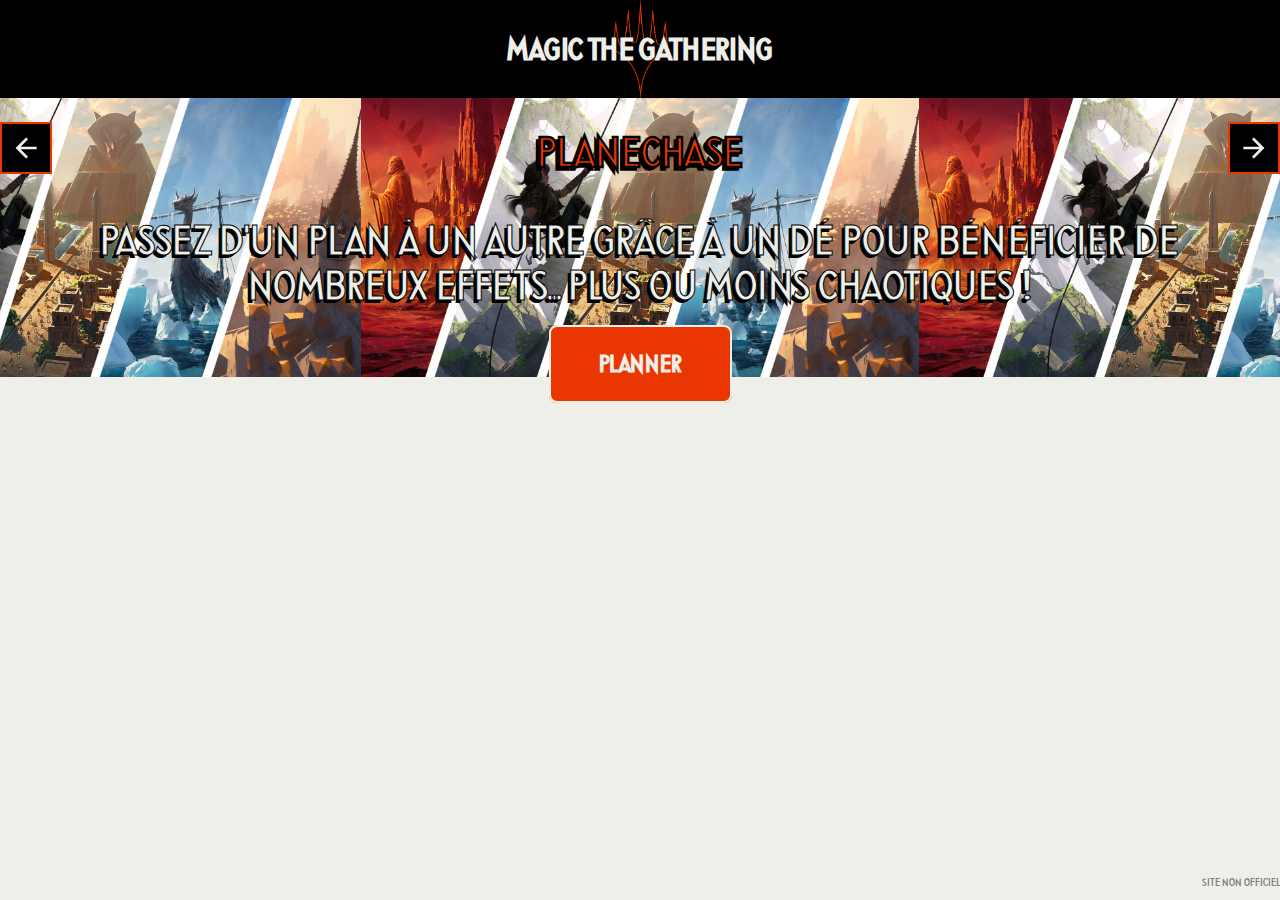
<file: mtg/index.html>
<!DOCTYPE html>
<html lang="fr">
<head>
    <meta charset="UTF-8">
    <meta name="viewport" content="width=device-width, initial-scale=1.0">
    <link rel="stylesheet" href="style.css" />
    <title>MTG</title>
</head>
<body>
    <div id="disclaimer"><p>Site non officiel</p></div>
    <main>
        <h1>Magic The Gathering</h1>

        <div id="carousel">

            <div id="arrows">
                <div class="arrow" onclick="changeSlide(-1)"><svg xmlns="http://www.w3.org/2000/svg" viewBox="0 0 24 24"><title>arrow-left</title><path d="M20,11V13H8L13.5,18.5L12.08,19.92L4.16,12L12.08,4.08L13.5,5.5L8,11H20Z" /></svg></div>
                <div class="arrow" onclick="changeSlide(1)"><svg xmlns="http://www.w3.org/2000/svg" viewBox="0 0 24 24"><title>arrow-right</title><path d="M4,11V13H16L10.5,18.5L11.92,19.92L19.84,12L11.92,4.08L10.5,5.5L16,11H4Z" /></svg></div>
            </div>

            <div class="slide" style="background-image: url(carousel/planechase.jpg);">
                <h2>Planechase</h2>
                <p>
                    Passez d'un plan à un autre grâce à un dé pour bénéficier de nombreux effets... plus ou moins chaotiques&nbsp;!
                </p>
                <a class="button" href="./format/planechase/">Planner</a>
            </div>

            <div class="slide" style="background-image: url(carousel/archenemy.jpg);">
                <h2>Archenemy</h2>
                <p>
                    Défiez une personne à la table et assemblez vos forces pour le vaincre.<br>
                    Mais attention aux machinations&nbsp;!
                </p>
                <a class="button" href="./format/archenemy/">Se liguer</a>
            </div>

        </div>
    </main>
</body>
<script>
    document.getElementsByClassName("slide")[0].style.display = "block";
    let indexOfSlide = 0;
    let numberOfSlide = 2;
    function changeSlide(side){
        indexOfSlide += side;
        if(indexOfSlide >= numberOfSlide) indexOfSlide = 0;
        if(indexOfSlide < 0) indexOfSlide = numberOfSlide-1;
        for(let i = 0; i < numberOfSlide; i++){
            if(i === indexOfSlide) document.getElementsByClassName("slide")[i].style.display = "block";
            else document.getElementsByClassName("slide")[i].style.display = "none";
        }
    }
</script>
</html>
</file>
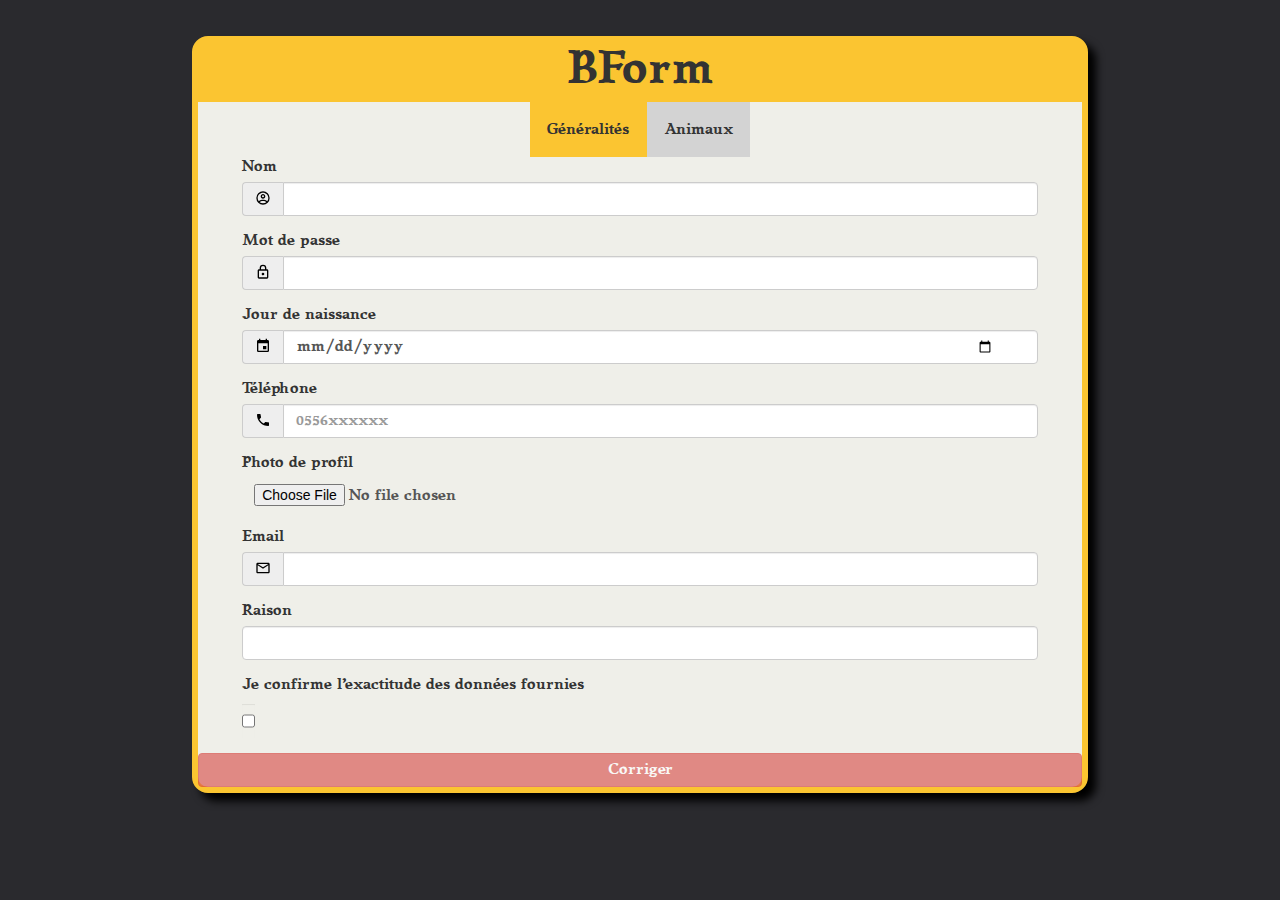
<file: models/bform/index.html>
<!DOCTYPE html>
<html>
    <head>
        <meta charset="utf-8" />
        <link rel="icon" type="image/png" href="assets/img/favicon.png" />
        <script src="https://ajax.googleapis.com/ajax/libs/jquery/3.5.1/jquery.min.js"></script>
        <link rel="stylesheet" href="https://maxcdn.bootstrapcdn.com/bootstrap/3.3.7/css/bootstrap.min.css"/>
        <script src="https://maxcdn.bootstrapcdn.com/bootstrap/3.3.7/js/bootstrap.min.js"></script>
        <link rel="stylesheet" href="style.css" />
        <title>BForm</title>
    </head>
    <body>
      <div id="card">
        <div id="title">BForm</div>
        <div id="track"><div>Généralités</div><div>Animaux</div></div>
        <form>
        </form>
        <button class="btn btn-danger disabled" id="btn-send" type="button">Corriger</button>
      </div>
    </body>
</html>
<script type="text/javascript">
let inputs = [
  [
    'name',
    'Nom',
    'maxlength="12" type="text"',
    '<svg viewBox="0 0 24 24"><path d="M12,2A10,10 0 0,0 2,12A10,10 0 0,0 12,22A10,10 0 0,0 22,12A10,10 0 0,0 12,2M7.07,18.28C7.5,17.38 10.12,16.5 12,16.5C13.88,16.5 16.5,17.38 16.93,18.28C15.57,19.36 13.86,20 12,20C10.14,20 8.43,19.36 7.07,18.28M18.36,16.83C16.93,15.09 13.46,14.5 12,14.5C10.54,14.5 7.07,15.09 5.64,16.83C4.62,15.5 4,13.82 4,12C4,7.59 7.59,4 12,4C16.41,4 20,7.59 20,12C20,13.82 19.38,15.5 18.36,16.83M12,6C10.06,6 8.5,7.56 8.5,9.5C8.5,11.44 10.06,13 12,13C13.94,13 15.5,11.44 15.5,9.5C15.5,7.56 13.94,6 12,6M12,11A1.5,1.5 0 0,1 10.5,9.5A1.5,1.5 0 0,1 12,8A1.5,1.5 0 0,1 13.5,9.5A1.5,1.5 0 0,1 12,11Z" /></svg>'
  ],
  [
    'password',
    'Mot de passe',
    'maxlength="12" type="password"',
    '<svg viewBox="0 0 24 24"><path d="M12,17C10.89,17 10,16.1 10,15C10,13.89 10.89,13 12,13A2,2 0 0,1 14,15A2,2 0 0,1 12,17M18,20V10H6V20H18M18,8A2,2 0 0,1 20,10V20A2,2 0 0,1 18,22H6C4.89,22 4,21.1 4,20V10C4,8.89 4.89,8 6,8H7V6A5,5 0 0,1 12,1A5,5 0 0,1 17,6V8H18M12,3A3,3 0 0,0 9,6V8H15V6A3,3 0 0,0 12,3Z" /></svg>'
  ],
  [
    'date',
    'Jour de naissance',
    'type="date"',
    '<svg viewBox="0 0 24 24"><path d="M19,19H5V8H19M16,1V3H8V1H6V3H5C3.89,3 3,3.89 3,5V19A2,2 0 0,0 5,21H19A2,2 0 0,0 21,19V5C21,3.89 20.1,3 19,3H18V1M17,12H12V17H17V12Z" /></svg>'
  ],
  [
    'tel',
    'Téléphone',
    'maxlength="10" placeholder="0556xxxxxx" type="tel"',
    '<svg viewBox="0 0 24 24"><path d="M6.62,10.79C8.06,13.62 10.38,15.94 13.21,17.38L15.41,15.18C15.69,14.9 16.08,14.82 16.43,14.93C17.55,15.3 18.75,15.5 20,15.5A1,1 0 0,1 21,16.5V20A1,1 0 0,1 20,21A17,17 0 0,1 3,4A1,1 0 0,1 4,3H7.5A1,1 0 0,1 8.5,4C8.5,5.25 8.7,6.45 9.07,7.57C9.18,7.92 9.1,8.31 8.82,8.59L6.62,10.79Z" /></svg>'
  ],
  [
    'picture',
    'Photo de profil',
    'type="file"'
  ],
  [
    'email',
    'Email',
    'type="email"',
    '<svg viewBox="0 0 24 24"><path d="M22 6C22 4.9 21.1 4 20 4H4C2.9 4 2 4.9 2 6V18C2 19.1 2.9 20 4 20H20C21.1 20 22 19.1 22 18V6M20 6L12 11L4 6H20M20 18H4V8L12 13L20 8V18Z" /></svg>'
  ],
  [
    'other',
    'Raison',
    'type="text"'
  ],
  [
    'consent',
    'Je confirme l’exactitude des données fournies',
    'type="checkbox"'
  ],
  [
    'animal',
    'Animal préféré',
    'maxlength="25" type="text"'
  ],[
    'consent-again',
    'Je confirme l’animal',
    'type="checkbox"'
  ]
];

var tabNum = 0;
var tabsLength = [8,2];

let display = '';
for(let i = 0; i < inputs.length; i++){
  display += '<div class="form-group has-feedback"';
  if(i >= tabsLength[0]){
    display += ' style="display:none;"';
  }
  display += '><label class="control-label" for="'+inputs[i][0]+'">'+inputs[i][1]+'</label>';
  if(inputs[i].length === 4){
    display += '<div class="input-group"><span class="input-group-addon">'+inputs[i][3]+'</span>';
  }
  display += '<input class="form-control" id="'+inputs[i][0]+'" name="'+inputs[i][0]+'" '+inputs[i][2]+' onclick="checkInput('+i+')"';
  if(inputs[i][2].includes('type="file"')){
    display += ' style="background-color:inherit; border:inherit; box-shadow:inherit;"';
  }
  display += '>';
  if(inputs[i].length === 4){
    display += '</div>';
  }
  display += '<span class="glyphicon form-control-feedback"></span></div>';
}
document.getElementsByTagName('form')[0].innerHTML = display;

function checkInput(nb){
  let btnDisplay = 'ok';
  let lastTabLength = 0;
  for(let i = 0; i <= tabNum; i++){
    lastTabLength += tabsLength[i];
  }
  for(let i = 0; i < lastTabLength; i++){
    let checkClass = 'has-error';//has-success / has-error
    let glyphType = 'glyphicon-remove';//glyphicon-ok / glyphicon-remove
    let inValue = document.getElementsByTagName('form')[0].children[i].children[1].value;
    if(inputs[i].length === 4){
      inValue = document.getElementsByTagName('form')[0].children[i].children[1].children[1].value;
    }
    if(inValue !== '' && ( (inputs[i][2].includes('type="text"') && inValue.length > 2) || (inputs[i][2].includes('type="password"') && inValue.length > 5) || (inputs[i][2].includes('type="date"') && inValue.match(/[0-9]{4}-[0-9]{2}-[0-9]{2}/g) !== null ) || (inputs[i][2].includes('type="tel"') && inValue.startsWith('0') && inValue.length === 10) || (inputs[i][2].includes('type="file"') && inValue.length > 5) || (inputs[i][2].includes('type="email"') && inValue.match(/@\w+\.(fr|com)$/g) !== null) || (inputs[i][2].includes('type="checkbox"') && document.getElementsByTagName('form')[0].children[i].children[1].checked === true) )){
      checkClass = 'has-success';
      glyphType = 'glyphicon-ok';
    } else {
      btnDisplay = 'danger';
    }
    if(i < nb){
      document.getElementsByTagName('form')[0].children[i].className = 'form-group has-feedback '+checkClass;
      document.getElementsByTagName('form')[0].children[i].children[2].className = 'glyphicon form-control-feedback '+glyphType;
    }
  }

  if(btnDisplay === 'ok'){
    document.getElementById('btn-send').className = 'btn btn-primary';
    if(tabNum !== tabsLength.length-1){
      document.getElementById('btn-send').innerText = 'Suivant';
    } else {
      document.getElementById('btn-send').innerText = 'Envoyer';
    }
    document.getElementById('btn-send').onclick = function(){changePage(1);};
    //document.getElementById('btn-send').disabled = 'false';
  } else {
    document.getElementById('btn-send').className = 'btn btn-danger disabled';
    document.getElementById('btn-send').innerText = 'Corriger';
    document.getElementById('btn-send').onclick = '';
    //document.getElementById('btn-send').disabled = 'true';
  }
}

function changePage(num){
  tabNum = num;
  checkInput(0);
  //display
  let tabsPrevLength = 0;
  for(let i = 0; i < tabNum; i++){
    tabsPrevLength += tabsLength[i];
  }
  //
  for(let i = 0; i < inputs.length; i++){
    document.getElementsByTagName('form')[0].children[i].style = 'display:none';
    if(i >= tabsPrevLength && i < tabsPrevLength+tabsLength[tabNum]){
      document.getElementsByTagName('form')[0].children[i].style = 'display:block';
    }
  }
  for(let i = 0; i < tabsLength.length; i++){
    if(i < tabNum){
      document.getElementById('track').children[i].style.backgroundColor = '#f07508';
    } else if (i === tabNum){
      document.getElementById('track').children[i].style.backgroundColor = '#fbc531';
    } else {
      document.getElementById('track').children[i].style.backgroundColor = 'lightgray';
    }
  }
}
changePage(0);
</script>
</file>
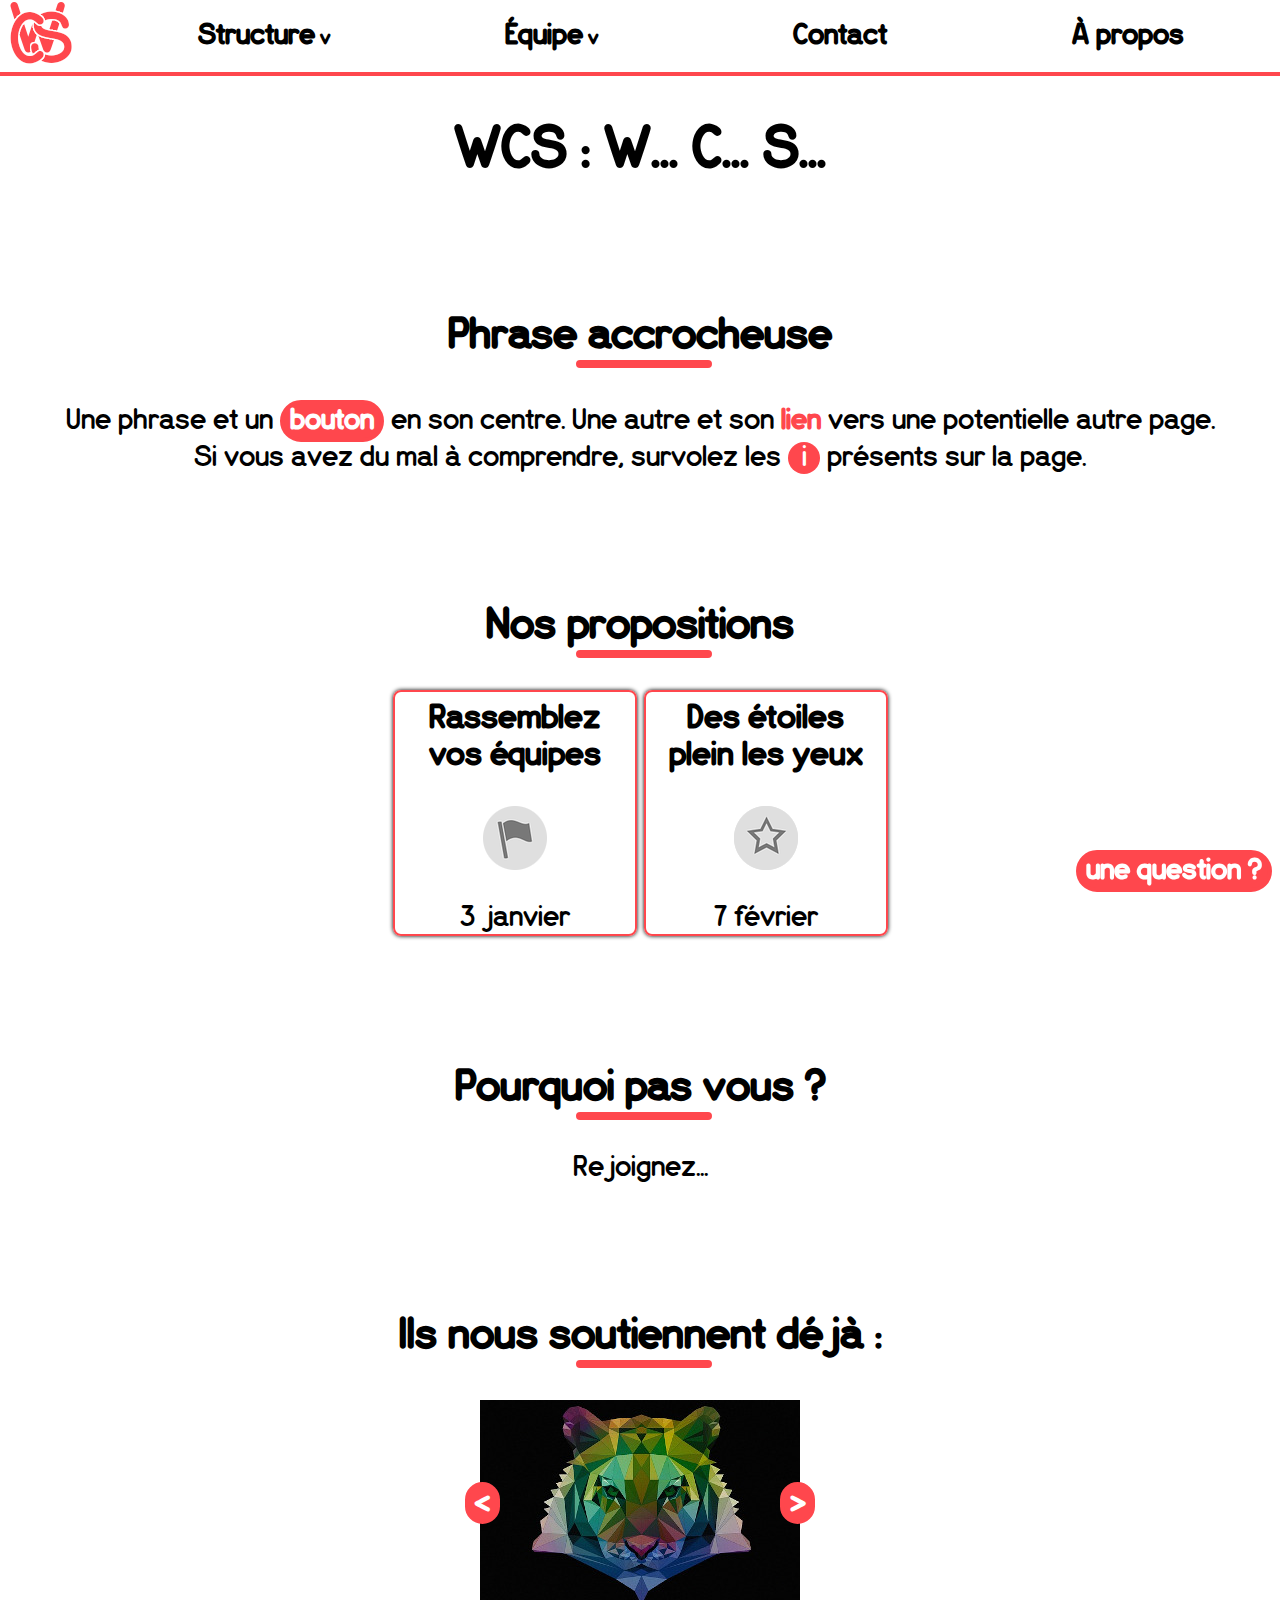
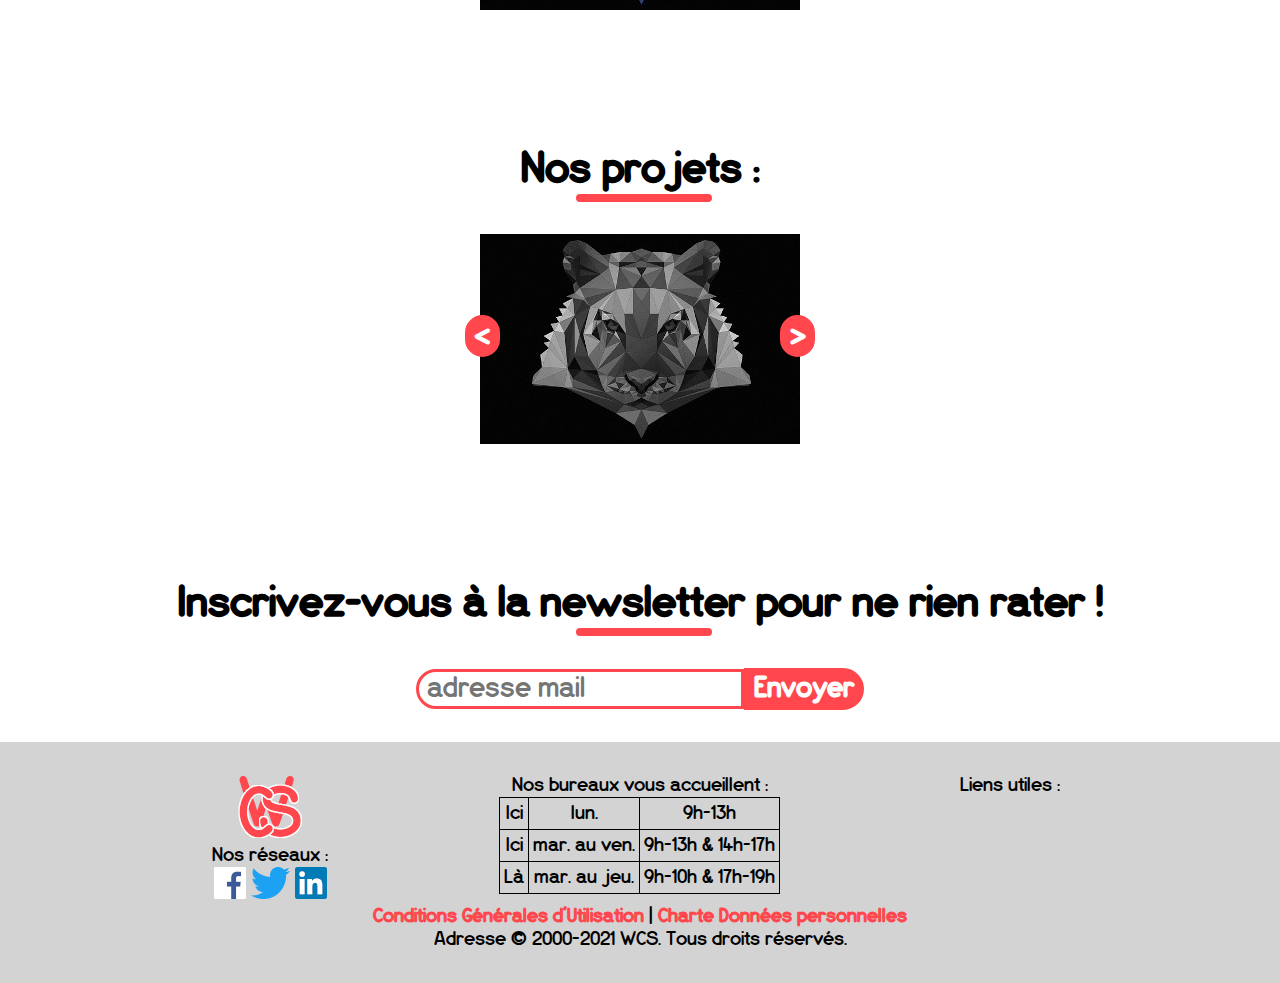
<file: models/wcs/index.html>
<!DOCTYPE html>
<html>
    <head>
        <meta charset="utf-8" />
        <link rel="stylesheet" href="style.css" />
        <link rel="icon" type="image/png" href="images/favicon.png" />
        <title>WCS : accueil</title>
        <script type="text/javascript" src="script.js"></script>
    </head>
    <nav>
      <a href="#"><img src="images/logo.png" alt="logo"/></a>
      <ul>
    <li class="deroulant"><a href="#">Structure</a>
      <ul class="sous">
        <li><a href="#">Compétences</a></li>
        <li><a href="#">Projets réalisés</a></li>
      </ul>
    </li>
    <li class="deroulant"><a href="#">Équipe</a>
      <ul class="sous">
        <li><a href="#">Terrain</a></li>
        <li><a href="#">R&D</a></li>
        <li><a href="#">Recrutement</a></li>
      </ul>
    </li>
    <li><a href="#">Contact</a></li>
    <li><a href="#">À propos</a></li>
  </ul>
    </nav>
    <div id="chatbox">
      <div id= "botname">
        <img src="../pool/images/face.jpg" class="fb-style"/><span class="fb-online"/></span> Botty
      </div>
      <div id="chat">
        <table>
          <tr><td><img src="../pool/images/face.jpg" class="fb-style"/></td><td class="msg-chat">Bienvenue chez WCS 😊<br/>Nous essayons d'être aussi réactif que possible, notamment grâce à ce chat. Avez-vous des questions ?</td></tr>
          <tr><td></td><td class="msg-chat">De quel ordre sont-elles ?</td></tr>
          <tr><td></td><td><button onclick="chatAnswer('évenements')">évenements</button> <button onclick="chatAnswer('colocs')">colocs</button></td></tr>
        </table>
      </div>
      <div id="chatsend">
        <input id="inputchatsend" type="text" placeholder="Choisir une option..."/><button onclick="chatSend()">></button>
      </div>
    </div>
    <div id="openchatbox">
      <button onclick="openChatBox(this)">une question ?</button>
    </div>
    <body>
      <h1>WCS : W... C... S...</h1>
      <h2>Phrase accrocheuse</h2>
      <p>Une phrase et un <button>bouton</button> en son centre. Une autre et son <a href="">lien</a> vers une potentielle autre page.<br/>
      Si vous avez du mal à comprendre, survolez les <span class="info" title="Tout à fait comme ceci !">i</span> présents sur la page.</p>
      <h2>Nos propositions</h2>
      <div class="caroussel">
        <div class="cbox" onmouseenter="cboxUp(this)" onmouseleave="cboxDown(this)" onclick="window.open('#')">
          <div class=recto>
            <h3>Rassemblez vos équipes</h3>
            <img src="../pool/logo/0.png"/><br/>
            3 janvier
          </div>
          <div class=verso>
            <h3>Rassemblez vos équipes</h3>
            <img src="../pool/logo/0.png"/><br/>
            <button>Savoir +</button>
          </div>
        </div>
        <div class="cbox" onmouseenter="cboxUp(this)" onmouseleave="cboxDown(this)" onclick="window.open('#')">
          <div class=recto>
            <h3>Des étoiles plein les yeux</h3>
            <img src="../pool/logo/1.png"/><br/>
            7 février
          </div>
          <div class=verso>
            <h3>Des étoiles plein les yeux</h3>
            <img src="../pool/logo/1.png"/><br/>
            <button>Savoir +</button>
          </div>
        </div>
      </div>
      <h2>Pourquoi pas vous ?</h2>
      <p>Rejoignez...</p>
      <h2>Ils nous soutiennent déjà :</h2>
      <div style="display:inline-block;position:relative">
        <button class="btn-slider" onclick="slideIt(-1)"><</button>
        <ul id="slider">
          <li><img src="../pool/images/slider-0.jpg" alt="img slider-0"/></li>
          <li><img src="../pool/images/slider-1.jpg" alt="img slider-1"/></li>
          <li><img src="../pool/images/slider-2.jpg" alt="img slider-2"/></li>
        </ul>
        <button class="btn-slider" onclick="slideIt(1)">></button>
      </div>
      <script type="text/javascript">
        let currentSlide = 0;
        let totalSlide = document.getElementById("slider").childElementCount;
        //btn-slider
        let btnTopPos = (document.getElementById("slider").scrollHeight-document.getElementsByClassName("btn-slider")[0].scrollHeight)/2;
        let btnSidePos = document.getElementsByClassName("btn-slider")[0].scrollWidth/2;
        document.getElementsByClassName("btn-slider")[0].style.top = (btnTopPos-4)+'px';
        document.getElementsByClassName("btn-slider")[0].style.left = -btnSidePos+'px';
        document.getElementsByClassName("btn-slider")[1].style.top = (btnTopPos-4)+'px';
        document.getElementsByClassName("btn-slider")[1].style.right = -btnSidePos+'px';

        function slideIt(way){
          currentSlide += way;
          if(currentSlide < 0){
            currentSlide = totalSlide-1;
          } else if(currentSlide >= totalSlide){
            currentSlide = 0;
          }
          for(let i = 0; i < totalSlide; i++){
            document.getElementById("slider").children[i].style.display = 'none';
          }
          document.getElementById("slider").children[currentSlide].style.display = 'block';
        }
        slideIt(0);

        function slideLoop(){
          setTimeout(function(){
              slideIt(1);
              slideLoop();
          }, 2000);

        }
        slideLoop();
      </script>
      <h2>Nos projets :</h2>
      <div style="display:inline-block;position:relative">
        <button class="btn-slider" onclick="sliiderIt(-1)"><</button>
        <div id="sliider">
          <img src="../pool/images/slider-0.jpg"/><img src="../pool/images/slider-1.jpg"/><img src="../pool/images/slider-2.jpg"/>
        </div>
        <button class="btn-slider" onclick="sliiderIt(1)">></button>
    </div>
      <script type="text/javascript">
        let currentSliide = 0;
        let totalSliide = document.getElementById("sliider").childElementCount;
        //btn-slider
        document.getElementsByClassName("btn-slider")[2].style.top = (btnTopPos-4)+'px';
        document.getElementsByClassName("btn-slider")[2].style.left = -btnSidePos+'px';
        document.getElementsByClassName("btn-slider")[3].style.top = (btnTopPos-4)+'px';
        document.getElementsByClassName("btn-slider")[3].style.right = -btnSidePos+'px';

        function sliiderIt(way){
          currentSliide += way;
          if(currentSliide < 0){
            currentSliide = totalSliide-1;
          } else if(currentSliide >= totalSliide){
            currentSliide = 0;
          }
          document.getElementById("sliider").scrollLeft = currentSliide*320;
        }
      </script>
      <h2>Inscrivez-vous à la newsletter pour ne rien rater !</h2>
      <form action="post/newsletter.php" method="post">
        <input type="text" placeholder="adresse mail" id="newsletter-mail"/><button type="submit">Envoyer</button>
      </form>
      <br/>
    </body>
    <footer>
      <div>
        <img src="images/logo.png" alt="logo"/><br/>
        Nos réseaux :<br/>
        <a href=""><img src="../pool/logo/facebook.png" alt="facebook"/></a> <a href=""><img src="../pool/logo/twitter.png" alt="twitter"/></a> <a href=""><img src="../pool/logo/linkedin.png" alt="linkedin"/></a>
      </div>
      <div>
        Nos bureaux vous accueillent :<br/>
        <table>
          <tr><td>Ici</td><td>lun.</td><td>9h-13h</td></tr>
          <tr><td>Ici</td><td>mar. au ven.</td><td>9h-13h & 14h-17h</td></tr>
          <tr><td>Là</td><td>mar. au jeu.</td><td>9h-10h & 17h-19h</td></tr>
        </table>
      </div>
      <div>
        Liens utiles :
      </div>
      <div style="width:100%">
        <a href="">Conditions Générales d’Utilisation</a> | <a href="">Charte Données personnelles</a><br/>
          Adresse © 2000-2021 WCS. Tous droits réservés.
      </div>
    </footer>
</html>
</file>
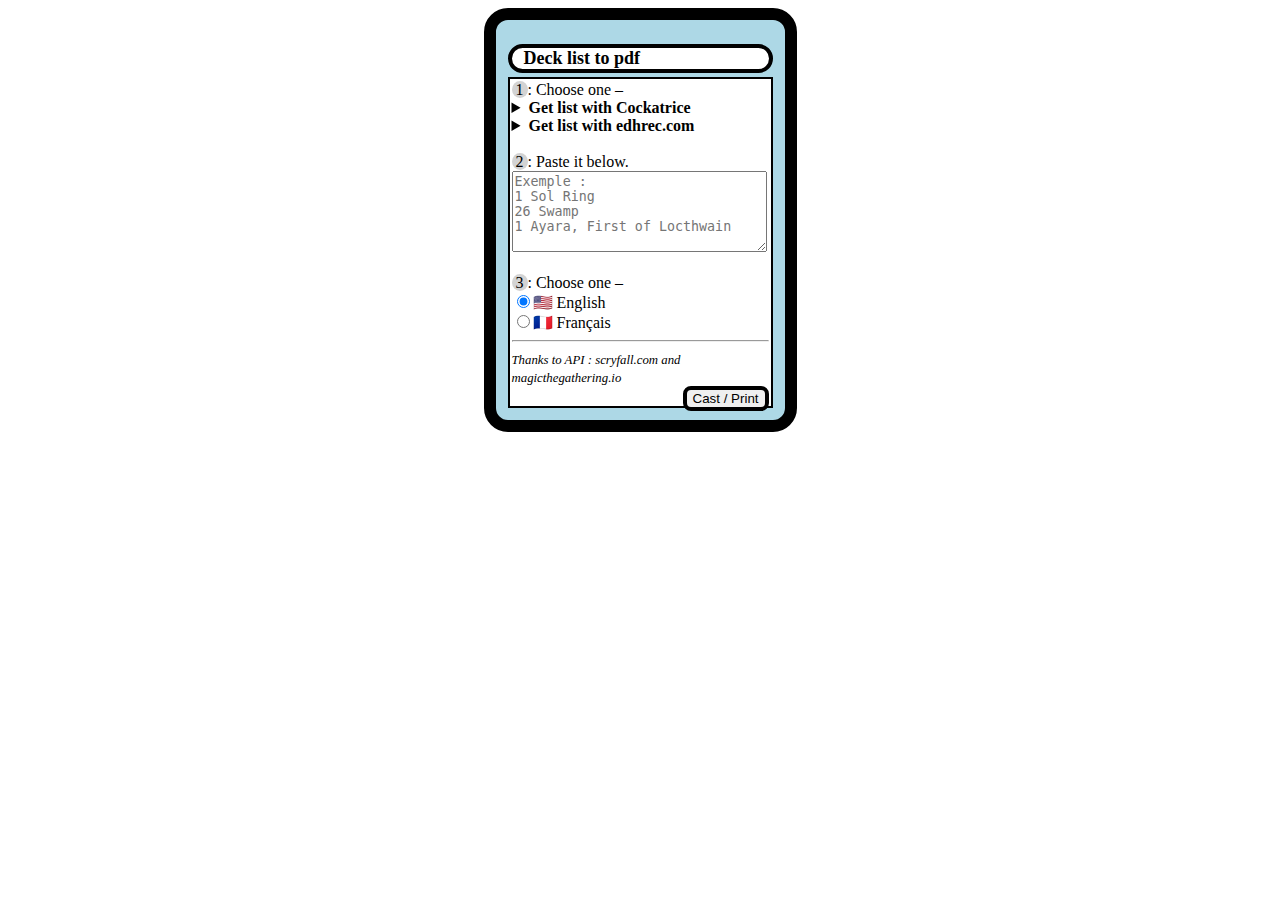
<file: mtg/deck-list-to-pdf/index.html>
<!DOCTYPE html>
<html>
    <head>
        <meta charset="utf-8" />
        <title>Transform deck list to pdf pictures</title>
        <style type="text/css">
          @font-face{
            font-family: "FontFamilyChoosed";
            src: url(./MPlantin.ttf) format("truetype");
          }
          body{
            font-family: "FontFamilyChoosed", serif;
          }
          code{
            background-color: black;
            color: white;
            display: inline-block;
            font-size: 0.8em;
          }
          h1{
            background-color: white;
            border:  4px solid black;
            border-radius: 24px;
            font-size: 18px;
            margin-bottom: 4px;
            padding-left: 12px;
            padding-right: 12px;
          }
          i{
            font-size: 0.8em;
          }
          input[type="submit"]{
            cursor: pointer;
            border: 4px solid black;
            border-radius: 8px;
            float: right;
          }
          summary{
            cursor: pointer;
            font-weight: bold;
          }
          textarea{
            width: 97%;
          }
          .card{
            background-color: lightblue;
            border: 12px solid black;
            border-radius: 24px;
            margin: auto;
            max-width: 265px;
            padding: 12px;
          }
          .cost{
            background-color: lightgrey;
            border-radius: 50%;
            padding-left: 4px;
            padding-right: 4px;
          }
          .info{
            background-color: white;
            border: 2px dotted black;
          }
          .not-summary{
            font-size: 0.8em;
          }
          #inner{
            background-color: white;
            border: 2px solid black;
            padding: 2px;
          }
        </style>
        <script type="text/javascript">
          function timePrecision(){
            document.getElementById("time-precision").innerHTML = "Waiting time : 1 sec / card...";
          }
          function unfoldFrChoices(isTrue){
            if(isTrue){
              document.getElementById("unfold-fr-choices").innerHTML = `<p class="info">⚠️ Qualité parfois moindre.<br>⚠️ Choisissez un mode parmis les deux suivants, puis si des cartes ne sont pas affichées, essayez l'autre juste pour celles-ci.</p><dd><input type="radio" id="fr-old" name="lang-age" value="fr-old" checked><label for="fr-old">FR, anciennes cartes</label><br><input type="radio" id="fr-new" name="lang-age" value="fr-new"><label for="fr-new">FR, nouvelles cartes</label></dd><br> `;
            }else{
              document.getElementById("unfold-fr-choices").innerHTML = '';
            }
          }
        </script>
    </head>

    <body>
<div class="card">
      <h1>Deck list to pdf</h1>
      <div id="inner">
      <span class="cost">1</span>: Choose one –<br>
      <details><summary>Get list with Cockatrice</summary><span class="not-summary"><u>D</u>eck Editor > <u>L</u>oad deck... then, <u>D</u>eck Editor > Save deck to clipboard > Not Annoted (Ctrl+Shift+R)</span></details>
      <details><summary>Get list with edhrec.com</summary><span class="not-summary">Go to https://edhrec.com/random (or name your commander), Deck > View Decklist then, Text View. Go to console (F12 or Ctrl+Maj+K), and run the code&nbsp;:<br><code>function grepDecklist(){
        z = document.querySelectorAll("[class^=TextView_myMas]")[0].getElementsByTagName('a');
    let diffLands = 0;
    for(let i = 0; i < z.length; i++){
      if(z[i].innerText === "Forest" || z[i].innerText === "Snow-Covered Forest" || z[i].innerText === "Island" || z[i].innerText === "Snow-Covered Island" || z[i].innerText === "Mountain" || z[i].innerText === "Snow-Covered Mountain" || z[i].innerText === "Plains" || z[i].innerText === "Snow-Covered Plains" || z[i].innerText === "Swamp" || z[i].innerText === "Snow-Covered Swamp"){
        diffLands ++;
      }
    }
    let nbCommander = 1;
    let CommanderName = document.getElementsByClassName('breadcrumb-item')[3].textContent;
    if(CommanderName.includes('//')){nbCommander++}
    let nbLands = Math.floor((100-nbCommander-z.length)/diffLands+1);

        let list = '';
        for(let i = 0; i < z.length; i++){
      if(z[i].innerText === "Forest" || z[i].innerText === "Snow-Covered Forest" || z[i].innerText === "Island" || z[i].innerText === "Snow-Covered Island" || z[i].innerText === "Mountain" || z[i].innerText === "Snow-Covered Mountain" || z[i].innerText === "Plains" || z[i].innerText === "Snow-Covered Plains" || z[i].innerText === "Swamp" || z[i].innerText === "Snow-Covered Swamp"){
        list += nbLands+' ';
      }else{
      list += '1 ';
    }
            list += z[i].innerText+'\n';
        }
    if(nbCommander === 1){
      list += '\n' + CommanderName;
    }else{
      list += '\n' + CommanderName.slice(0,CommanderName.indexOf(' // '))
      list += '\n' + CommanderName.slice(CommanderName.indexOf(' // ')+4)
    }
    
        console.log(list);
    alert(list);
    }; grepDecklist();</code></span></details><br>
      <span class="cost">2</span>: Paste it below.
      <form action="result/" method="POST">
        <textarea id="text" name="text" rows="5" placeholder=
"Exemple :
1 Sol Ring
26 Swamp
1 Ayara, First of Locthwain"></textarea><br><br>
      <span class="cost">3</span>: Choose one –<br>
      <input type="radio" id="en" name="lang" value="en" onclick="unfoldFrChoices(false)" checked><label for="en">🇺🇸 English</label><br>
      <input type="radio" id="fr" name="lang" value="fr" onclick="unfoldFrChoices(true)"><label for="fr">🇫🇷 Français</label>
      <span id="unfold-fr-choices"></span>
      <hr>
      <i>Thanks to API : scryfall.com and magicthegathering.io</i><br>
      <input type="submit" onclick="timePrecision()" value="Cast / Print"><br>
      <span id="time-precision"></span>
      </form>
      </div>
</div>
    </body>
</html>
</file>
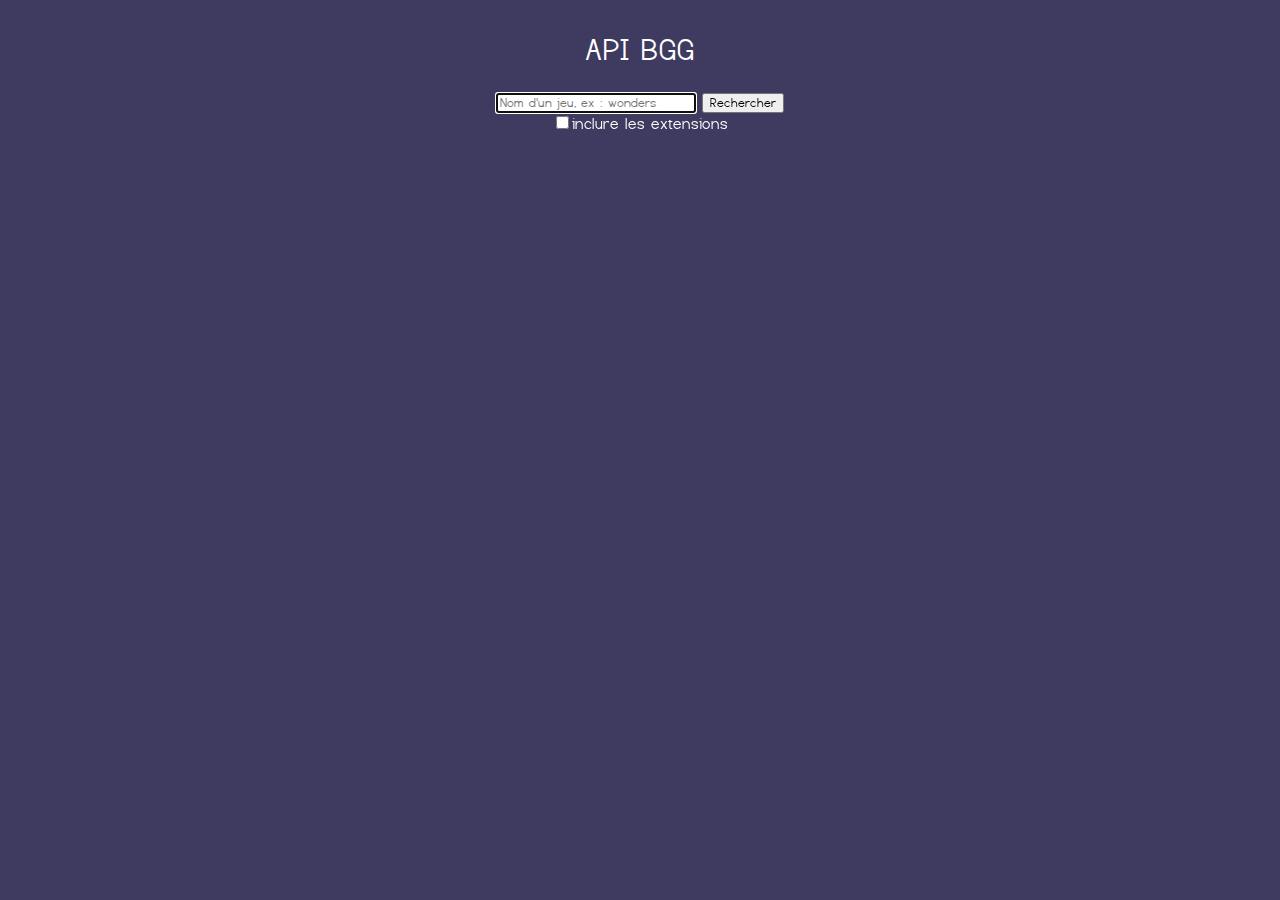
<file: projects/apiBGG/index.html>
<!DOCTYPE html>
<html>
    <head>
        <meta charset="utf-8" />
        <link rel="stylesheet" href="style.css" />
        <link rel="icon" type="image/png" href="assets/favicon.png" />
        <title>API BGG</title>
    </head>
    <body>
      <header>API BGG</header>
      <div id="query">
        <input id="game-name" placeholder="Nom d'un jeu, ex : wonders" type="text" autofocus/>
        <button type="button" onclick="loadXMLSearch()">Rechercher</button><br/>
        <input id="expansion" type="checkbox" /><label for="expansion">inclure les extensions</label>
      </div>
      <div id="nb-result"></div>
      <div id="container"></div>
    </body>
    <script>
    window.onkeyup = keyPressed;
    function keyPressed(e){
      var keyValue;
      if(window.event) { // IE
        keyValue = e.keyCode;
      } else if(e.which){ // Netscape/Firefox/Opera
        keyValue = e.which;
      }
      //Enter
      if(keyValue === 13){
        loadXMLSearch();
      }
    }

    function loadXMLSearch() {
      var xmlhttp = new XMLHttpRequest();
      xmlhttp.onreadystatechange = function() {
        if (this.readyState == 4 && this.status == 200) {
          checkGames(this);
        }
      };
      let q = document.getElementById("game-name").value.replace(/'/g, ' ');
      while(q[0] === ' '){q = q.replace(' ', '')}
      xmlhttp.open("GET", 'https://www.boardgamegeek.com/xmlapi2/search?query="' + q + '"&type=boardgame', true);
      xmlhttp.send();
    }

    function checkGames(xml){
      var x, xmlDoc, ids;
      xmlDoc = xml.responseXML;
      ids = [];
      x = xmlDoc.getElementsByTagName("item");
      document.getElementById('container').innerHTML = '';
      for(let i = 0; i < x.length; i++){
        loadXMLThing(x[i].id);
      }
    }

    function loadXMLThing(id) {
      var xmlhttp = new XMLHttpRequest();
      xmlhttp.onreadystatechange = function() {
        if (this.readyState == 4 && this.status == 200) {
          displayGame(this);
        }
        let html = document.getElementsByClassName('item').length + ' jeu';
        if(document.getElementsByClassName('item').length >= 2){html += 'x'}
        if(document.getElementById('expansion').checked){html += ' et extensions'}
        document.getElementById('nb-result').innerHTML = html + ' !';
      };
      xmlhttp.open("GET", 'https://www.boardgamegeek.com/xmlapi2/thing?id='+id+'&stats=1', true);
      xmlhttp.send();
    }

    function displayGame(xml){
      var x, i, xmlDoc, html;
      xmlDoc = xml.responseXML;
      x = xmlDoc.getElementsByTagName("item")[0];
      ximg = x.getElementsByTagName("image")[0];
      xname = x.getElementsByTagName("name")[0];
      xaverage = x.getElementsByTagName("average")[0];
      xmin = x.getElementsByTagName("minplayers")[0];
      xmax = x.getElementsByTagName("maxplayers")[0];
      xtime = x.getElementsByTagName("playingtime")[0];
      xyear = x.getElementsByTagName("yearpublished")[0];
      xdesc = x.getElementsByTagName("description")[0];
      //console.log(x);

      if(x.attributes.type.value === 'boardgame' || (x.attributes.type.value === 'boardgameexpansion' && document.getElementById('expansion').checked)){
        html = '<div class="item"><span class="frame"';
        if(ximg !== undefined && xdesc !== undefined && xdesc.textContent !== ''){
          html += ' onmouseenter="descUp(this)" onmouseleave="descDown(this)" onclick="descClick(this)"';
        }
        html += '>';
        if(ximg !== undefined){
          html += '<img src="' + ximg.textContent + '"/>';
        }
        if(xdesc !== undefined && xdesc.textContent !== ''){
          html += '<p class="description"';
          if(ximg === undefined){html += ' style="visibility:visible"';}
          html += '>' + xdesc.textContent + '</p>';
        }
        html += '</span>';
        html += '<span class="cap-border"></span><span class="cap"></span>';
        html += '<span class="name">' + xname.attributes.value.value + '</span><br/>';
        html += '<p class="infos">';
        if(xaverage !== undefined && xaverage.attributes.value.value != 0){
          html += '<span title="Note"><svg viewBox="0 0 24 24"><path fill="currentColor" d="M12,17.27L18.18,21L16.54,13.97L22,9.24L14.81,8.62L12,2L9.19,8.62L2,9.24L7.45,13.97L5.82,21L12,17.27Z" /></svg>' + Number(Math.floor(xaverage.attributes.value.value)) + '/10</span>';
        }
        if(xmin !== undefined && xmax !== undefined && xmin.attributes.value.value != 0 && xmax.attributes.value.value != 0){
          html += '<span title="Min-Max joueur·euses"><svg viewBox="0 0 24 24"><path fill="currentColor" d="M16 17V19H2V17S2 13 9 13 16 17 16 17M12.5 7.5A3.5 3.5 0 1 0 9 11A3.5 3.5 0 0 0 12.5 7.5M15.94 13A5.32 5.32 0 0 1 18 17V19H22V17S22 13.37 15.94 13M15 4A3.39 3.39 0 0 0 13.07 4.59A5 5 0 0 1 13.07 10.41A3.39 3.39 0 0 0 15 11A3.5 3.5 0 0 0 15 4Z" /></svg>' + xmin.attributes.value.value + '-' + xmax.attributes.value.value + '</span>';
        }
        if(xtime !== undefined && xtime.attributes.value.value != 0){
          html += '<span title="Temps de jeu (minutes)"><svg viewBox="0 0 24 24"><path fill="currentColor" d="M6,2H18V8H18V8L14,12L18,16V16H18V22H6V16H6V16L10,12L6,8V8H6V2M16,16.5L12,12.5L8,16.5V20H16V16.5M12,11.5L16,7.5V4H8V7.5L12,11.5M10,6H14V6.75L12,8.75L10,6.75V6Z" /></svg>' + xtime.attributes.value.value + '</span>';
        }
        if(xyear !== undefined && xyear.attributes.value.value != 0){
          html += '<span title="Année de publication"><svg viewBox="0 0 24 24"><path fill="currentColor" d="M19,19H5V8H19M16,1V3H8V1H6V3H5C3.89,3 3,3.89 3,5V19A2,2 0 0,0 5,21H19A2,2 0 0,0 21,19V5C21,3.89 20.1,3 19,3H18V1M17,12H12V17H17V12Z" /></svg>' + xyear.attributes.value.value + '</span>';
        }
        html += '</p>';
        html += '<a class="link" href="https://boardgamegeek.com/boardgame/' + x.id + '">Voir plus...</a>';
        html += '</div>';

        document.getElementById('container').innerHTML += html;
      }
    }

    function descUp(e){
      e.children[0].style.visibility = 'hidden';
      e.children[1].style.visibility = 'visible';
    }
    function descDown(e){
      e.children[0].style.visibility = 'visible';
      e.children[1].style.visibility = 'hidden';
    }
    function descClick(e){
      if(e.children[0].style.visibility === 'hidden'){descDown(e)}
      else{descUp(e)}
    }
    </script>
</html>
</file>
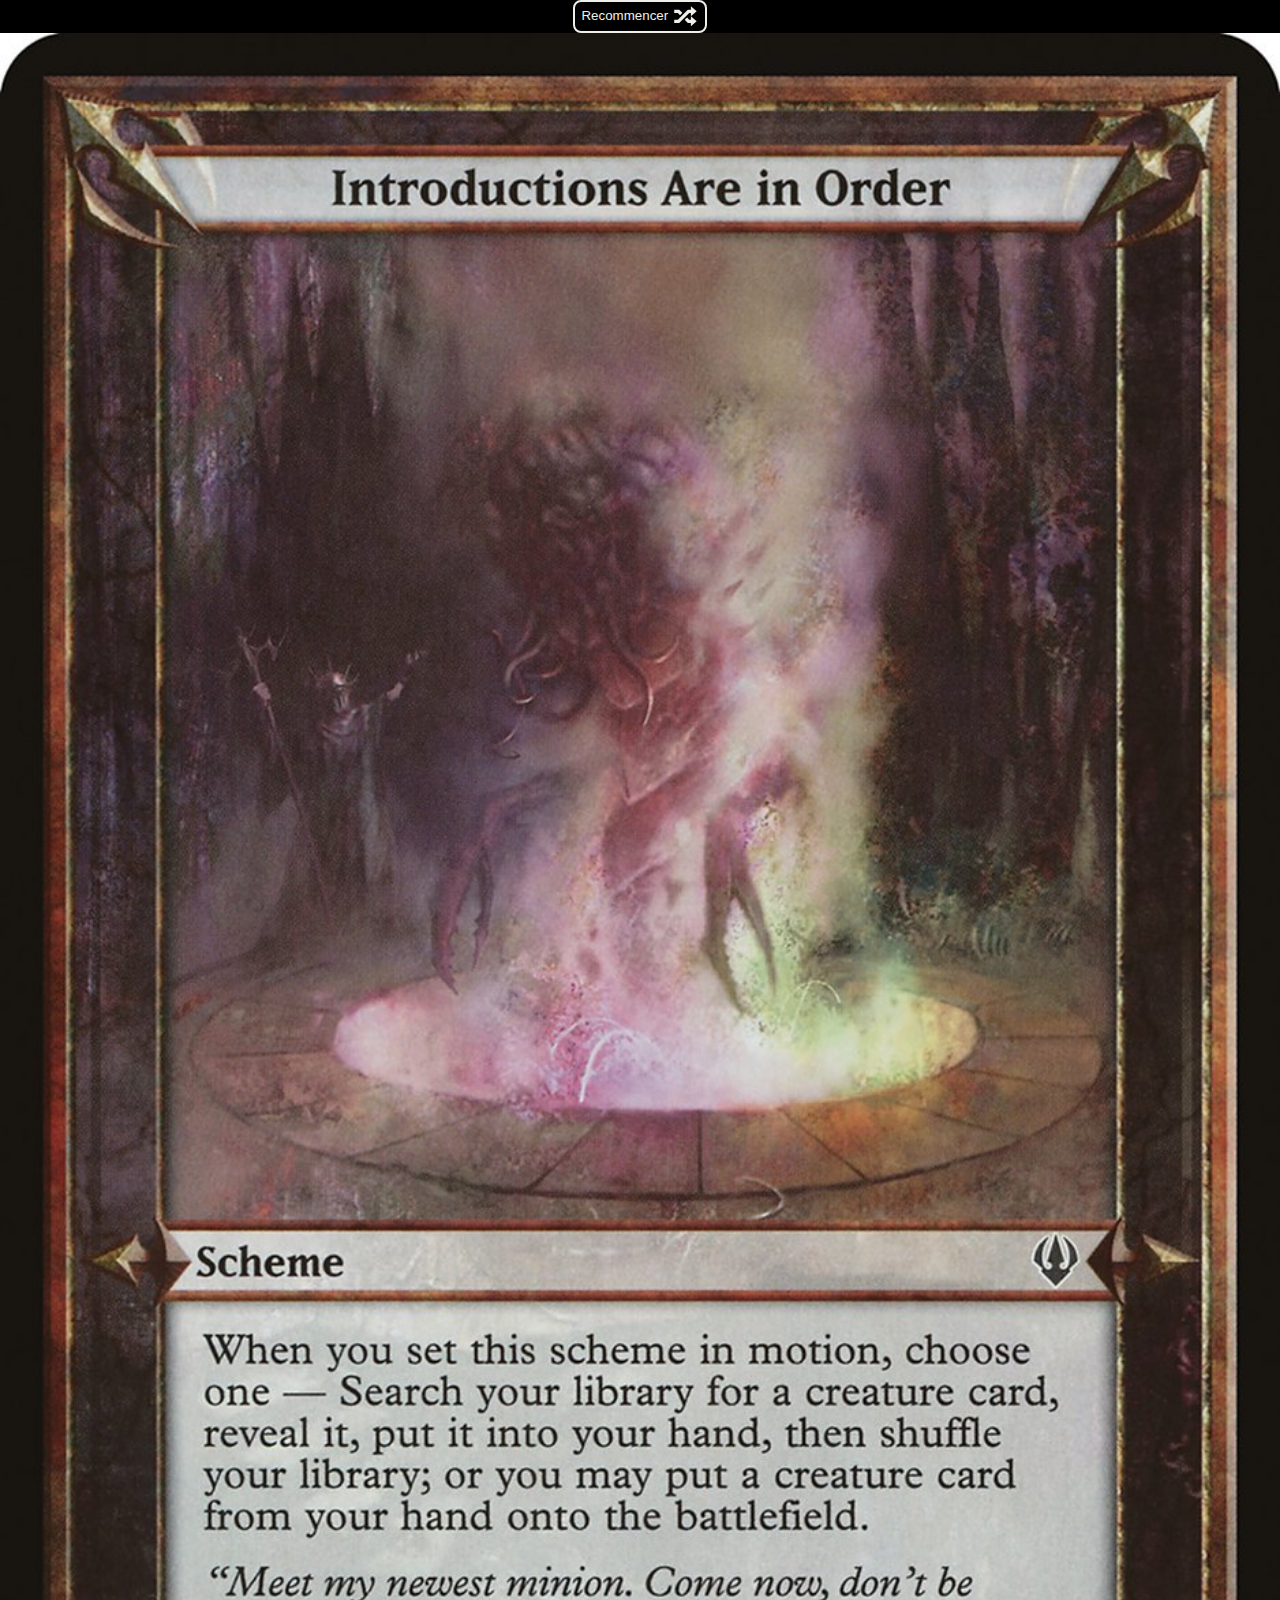
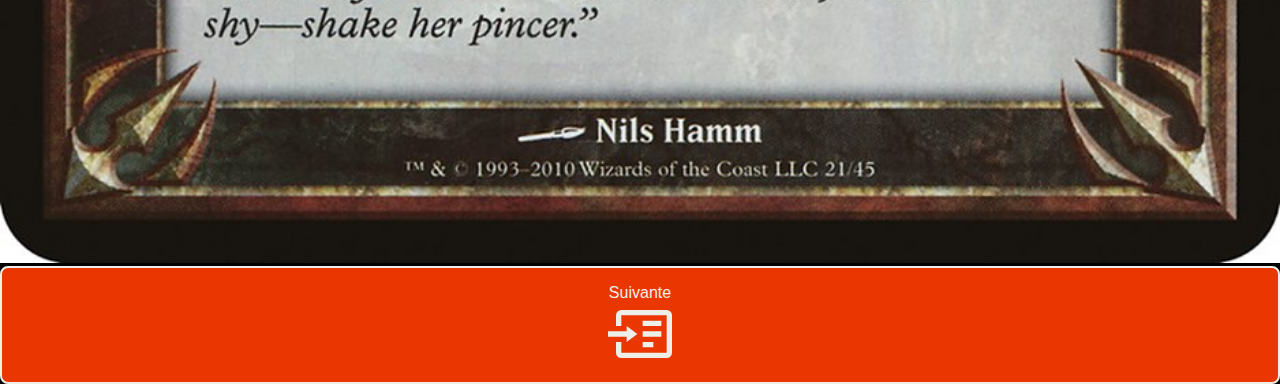
<file: mtg/format/archenemy/index.html>
<!DOCTYPE html>
<html lang="fr">
<head>
    <meta charset="UTF-8">
    <meta name="viewport" content="width=device-width, initial-scale=1.0">
    <link rel="stylesheet" href="../../style.css" />
    <title>MTG > Archenemy</title>
</head>
<body style="background-color: black;">
    <main>
        <button class="shuffle" onclick="startGame()">Recommencer <svg xmlns="http://www.w3.org/2000/svg" viewBox="0 0 24 24"><title>shuffle-variant</title><path d="M17,3L22.25,7.5L17,12L22.25,16.5L17,21V18H14.26L11.44,15.18L13.56,13.06L15.5,15H17V12L17,9H15.5L6.5,18H2V15H5.26L14.26,6H17V3M2,6H6.5L9.32,8.82L7.2,10.94L5.26,9H2V6Z" /></svg></button>
        <div id="big-card">

        </div>
        <button class="next-card" onclick="nextCard()">Suivante<br><svg xmlns="http://www.w3.org/2000/svg" viewBox="0 0 24 24"><title>page-next-outline</title><path d="M22,3H5A2,2 0 0,0 3,5V9H5V5H22V19H5V15H3V19A2,2 0 0,0 5,21H22A2,2 0 0,0 24,19V5A2,2 0 0,0 22,3M7,15V13H0V11H7V9L11,12L7,15M20,13H13V11H20V13M20,9H13V7H20V9M17,17H13V15H17V17Z" /></svg></button>
    </main>
</body>
<script>
    let indexOfCard = -1;
    let cardsName = [];
    let cardsOrdered = [];

    function startGame(){
        cardsName = ["oarc-10★-every-hope-shall-vanish.jpg","oarc-27★-my-crushing-masterstroke.jpg","oarc-43★-your-fate-is-thrice-sealed.jpg","oe01-19★-what-s-yours-is-now-mine.jpg","oarc-11★-every-last-vestige-shall-rot.jpg","oarc-28★-my-genius-knows-no-bounds.jpg","oarc-44★-your-puny-minds-cannot-fathom.jpg","oe01-1★-because-i-have-willed-it.jpg","oarc-12★-evil-comes-to-fruition.jpg","oarc-29★-my-undead-horde-awakens.jpg","oarc-45★-your-will-is-not-your-own.jpg","oe01-20★-when-will-you-learn.jpg","oarc-13★-the-fate-of-the-flammable.jpg","oarc-2★-all-shall-smolder-in-my-wake.jpg","oarc-4★-behold-the-power-of-destruction.jpg","oe01-2★-behold-my-grandeur.jpg","oarc-14★-feed-the-machine.jpg","oarc-30★-my-wish-is-your-command.jpg","oarc-5★-choose-your-champion.jpg","oe01-3★-bow-to-my-command.jpg","oarc-15★-i-bask-in-your-silent-awe.jpg","oarc-31★-nature-demands-an-offering.jpg","oarc-6★-dance-pathetic-marionette.jpg","oe01-4★-choose-your-demise.jpg","oarc-16★-i-call-on-the-ancient-magics.jpg","oarc-32★-nature-shields-its-own.jpg","oarc-7★-the-dead-shall-serve.jpg","oe01-5★-delight-in-the-hunt.jpg","oarc-17★-i-delight-in-your-convulsions.jpg","oarc-33★-nothing-can-stop-me-now.jpg","oarc-8★-a-display-of-my-dark-power.jpg","oe01-6★-every-dream-a-nightmare.jpg","oarc-18★-i-know-all-i-see-all.jpg","oarc-34★-only-blood-ends-your-nightmares.jpg","oarc-9★-embrace-my-diabolical-vision.jpg","oe01-7★-for-each-of-you-a-gift.jpg","oarc-19★-ignite-the-cloneforge.jpg","oarc-35★-the-pieces-are-coming-together.jpg","oe01-10★-the-mighty-will-fall.jpg","oe01-8★-know-evil.jpg","oarc-1★-all-in-good-time.jpg","oarc-36★-realms-befitting-my-majesty.jpg","oe01-11★-my-forces-are-innumerable.jpg","oe01-9★-make-yourself-useful.jpg","oarc-20★-into-the-earthen-maw.jpg","oarc-37★-roots-of-all-evil.jpg","oe01-12★-my-laughter-echoes.jpg","parc-54-plots-that-span-centuries.jpg","oarc-21★-introductions-are-in-order.jpg","oarc-38★-rotted-ones-lay-siege.jpg","oe01-13★-no-one-will-hear-your-cries.jpg","parc-55-perhaps-you-ve-met-my-cohort.jpg","oarc-22★-the-iron-guardian-stirs.jpg","oarc-39★-surrender-your-thoughts.jpg","oe01-14★-pay-tribute-to-me.jpg","parc-56-your-inescapable-doom.jpg","oarc-23★-know-naught-but-fire.jpg","oarc-3★-approach-my-molten-realm.jpg","oe01-15★-power-without-equal.jpg","parc-57-drench-the-soil-in-their-blood.jpg","oarc-24★-look-skyward-and-despair.jpg","oarc-40★-tooth-claw-and-tail.jpg","oe01-16★-a-reckoning-approaches.jpg","parc-58-imprison-this-insolent-wretch.jpg","oarc-25★-may-civilization-collapse.jpg","oarc-41★-the-very-soil-shall-shake.jpg","oe01-17★-there-is-no-refuge.jpg","oarc-26★-mortal-flesh-is-weak.jpg","oarc-42★-which-of-you-burns-brightest.jpg","oe01-18★-this-world-belongs-to-me.jpg"];
        cardsOrdered = [];
        while(cardsName.length > 0){
            let randomIndex = Math.floor(Math.random() * cardsName.length);
            cardsOrdered.push(cardsName[randomIndex]);
            cardsName.splice(randomIndex,1);

        }
        nextCard();
    }

    function nextCard(){
        indexOfCard ++;
        if(indexOfCard >= cardsOrdered.length) indexOfCard = 0;
        document.getElementById("big-card").innerHTML = '<img src="./schemes/'+cardsOrdered[indexOfCard]+'">';
    }

    startGame();
</script>
</html>
</file>
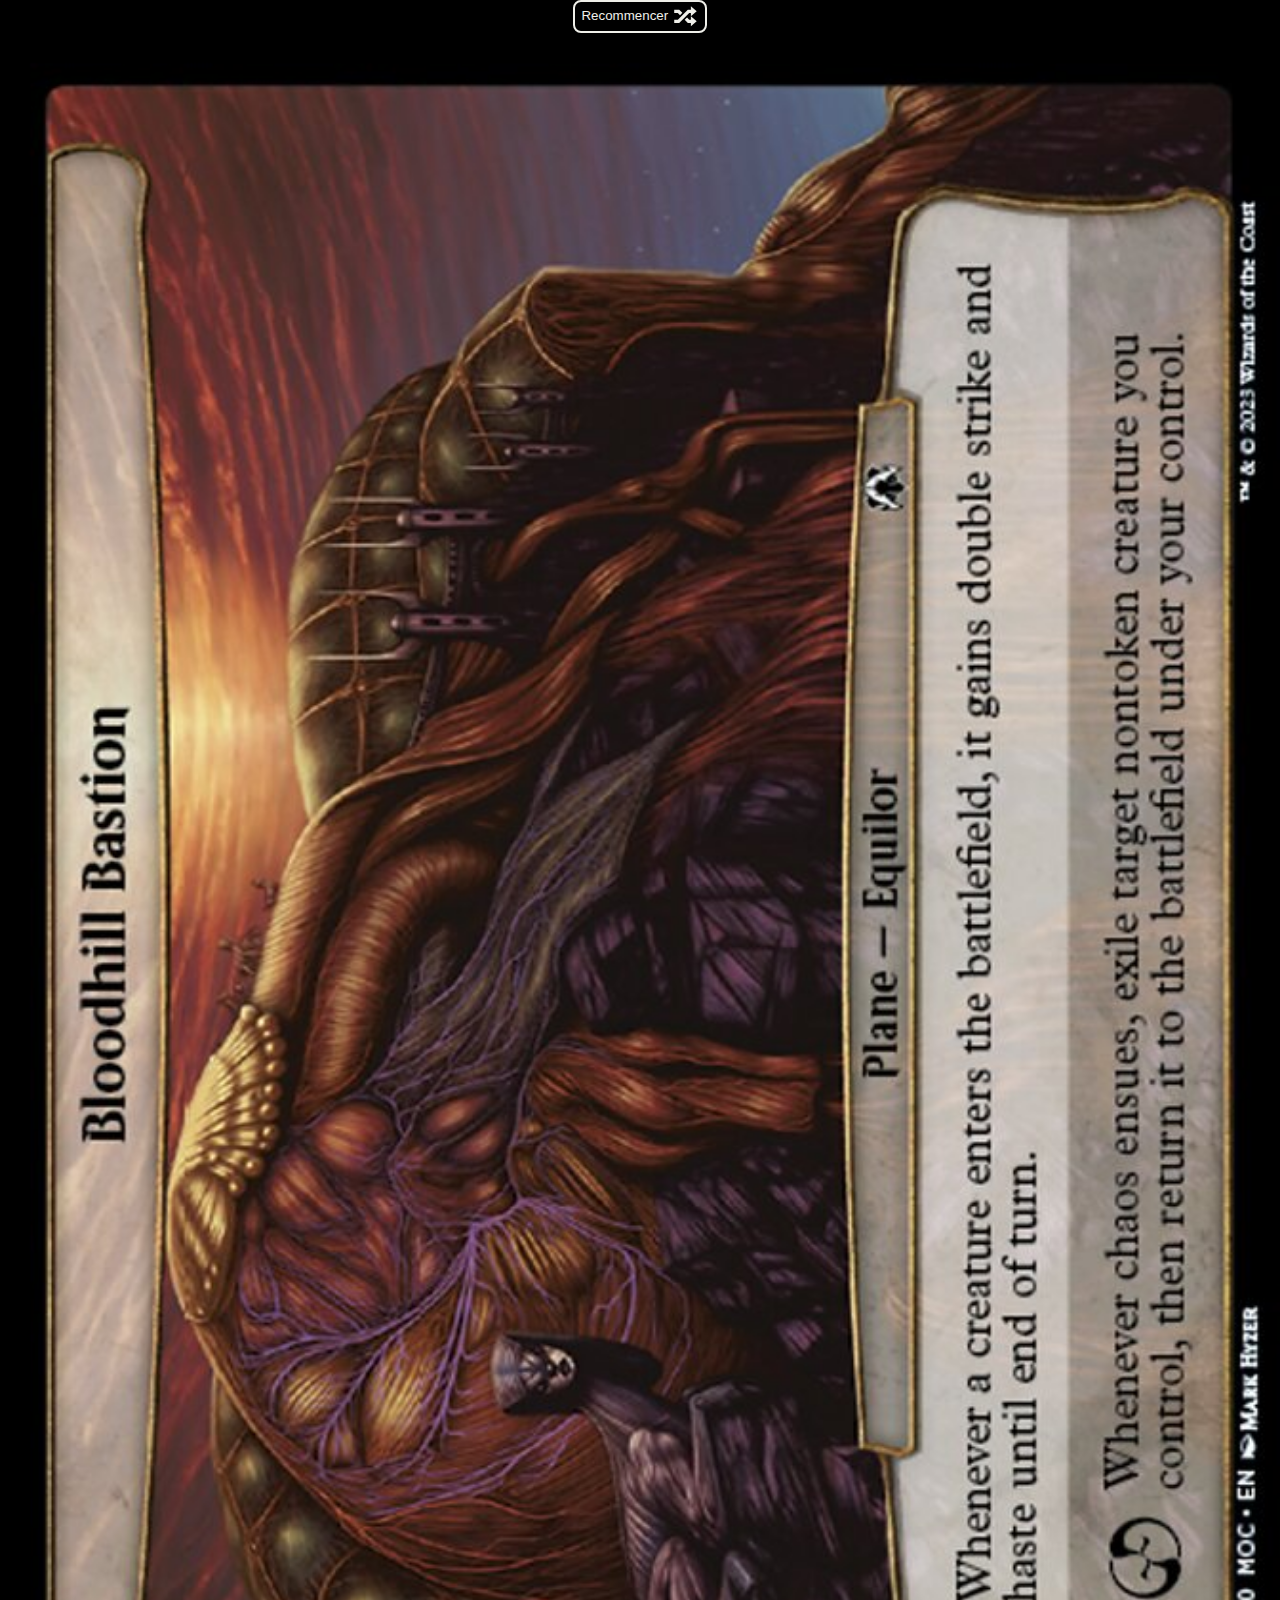
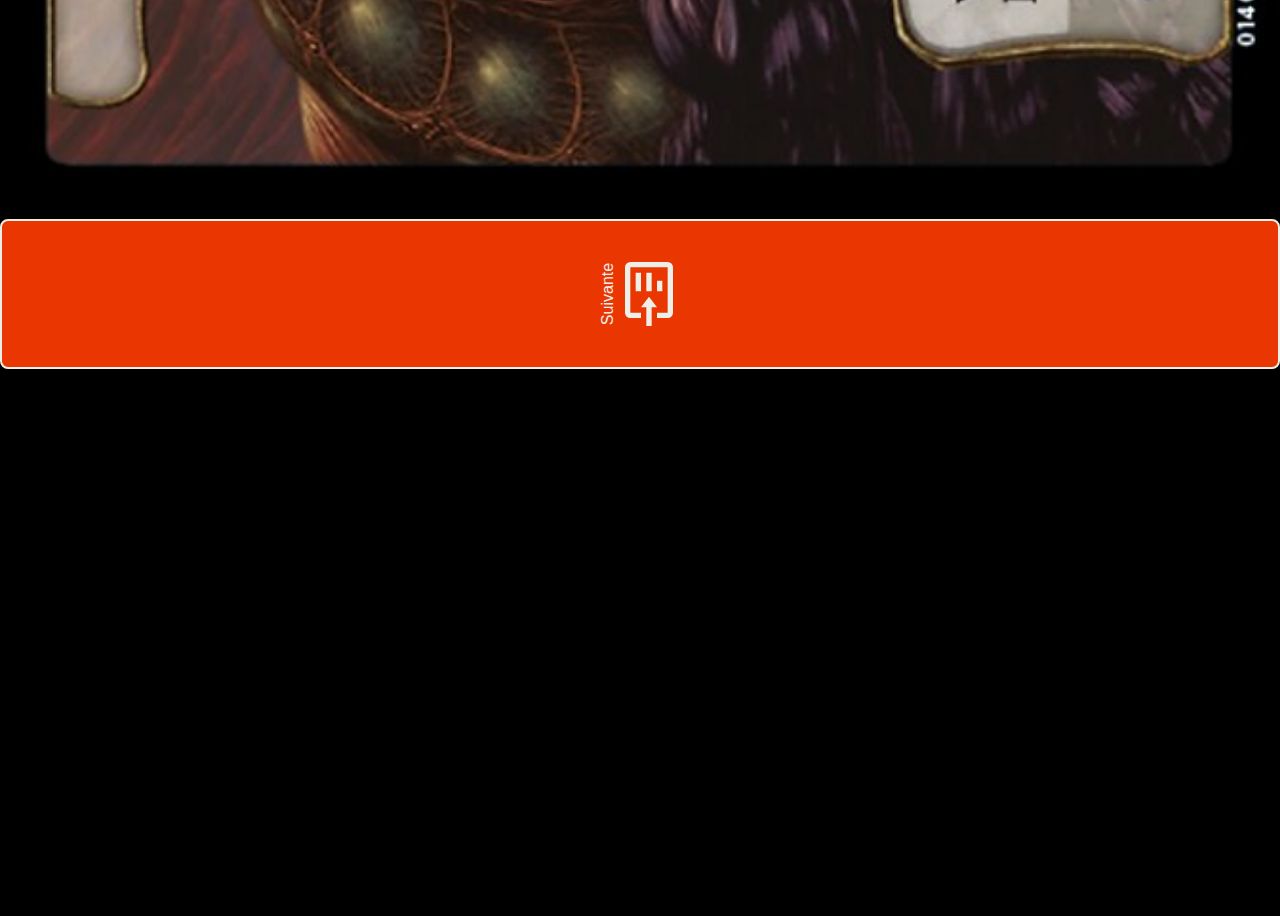
<file: mtg/format/planechase/index.html>
<!DOCTYPE html>
<html lang="fr">
<head>
    <meta charset="UTF-8">
    <meta name="viewport" content="width=device-width, initial-scale=1.0">
    <link rel="stylesheet" href="../../style.css" />
    <title>MTG > Planechase</title>
</head>
<body style="background-color: black;">
    <main>
        <button class="shuffle" onclick="startGame()">Recommencer <svg xmlns="http://www.w3.org/2000/svg" viewBox="0 0 24 24"><title>shuffle-variant</title><path d="M17,3L22.25,7.5L17,12L22.25,16.5L17,21V18H14.26L11.44,15.18L13.56,13.06L15.5,15H17V12L17,9H15.5L6.5,18H2V15H5.26L14.26,6H17V3M2,6H6.5L9.32,8.82L7.2,10.94L5.26,9H2V6Z" /></svg></button>
        <div id="big-card">

        </div>
        <button class="next-card" onclick="nextCard()"><p style="rotate: -90deg;">Suivante<br><svg xmlns="http://www.w3.org/2000/svg" viewBox="0 0 24 24"><title>page-next-outline</title><path d="M22,3H5A2,2 0 0,0 3,5V9H5V5H22V19H5V15H3V19A2,2 0 0,0 5,21H22A2,2 0 0,0 24,19V5A2,2 0 0,0 22,3M7,15V13H0V11H7V9L11,12L7,15M20,13H13V11H20V13M20,9H13V7H20V9M17,17H13V15H17V17Z" /></svg></p></button>
    </main>
</body>
<script>
    let indexOfCard = -1;
    let cardsName = [];
    let cardsOrdered = [];

    function startGame(){
        cardsName = ["moc-139-the-aether-flues.jpg","opca-19-the-dark-barony.jpg","moc-140-bloodhill-bastion.jpg","opca-20-edge-of-malacol.jpg","moc-142-gavony.jpg","opca-21-eloren-wilds.jpg","moc-143-glimmervoid-basin.jpg","opca-22-the-eon-fog.jpg","moc-144-the-great-forest.jpg","opca-23-feeding-grounds.jpg","moc-145-grove-of-the-dreampods.jpg","opca-24-fields-of-summer.jpg","moc-146-hedron-fields-of-agadeem.jpg","opca-25-the-fourth-sphere.jpg","moc-147-isle-of-vesuva.jpg","opca-26-furnace-layer.jpg","moc-148-jund.jpg","opca-28-glen-elendra.jpg","moc-149-kharasha-foothills.jpg","opca-30-goldmeadow.jpg","moc-150-krosa.jpg","opca-31-grand-ossuary.jpg","moc-152-orochi-colony.jpg","opca-33-grixis.jpg","moc-153-panopticon.jpg","opca-36-the-hippodrome.jpg","moc-156-selesnya-loft-gardens.jpg","opca-37-horizon-boughs.jpg","moc-157-sokenzan.jpg","opca-38-immersturm.jpg","moc-159-stensia.jpg","opca-40-izzet-steam-maze.jpg","moc-160-stronghold-furnace.jpg","opca-42-kessig.jpg","moc-161-truga-jungle.jpg","opca-44-kilnspire-district.jpg","moc-162-turri-island.jpg","opca-46-lair-of-the-ashen-idol.jpg","moc-163-undercity-reaches.jpg","opca-47-lethe-lake.jpg","moc-47-the-caldaia.jpg","opca-48-llanowar.jpg","moc-48-enigma-ridges.jpg","opca-49-the-maelstrom.jpg","moc-49-esper.jpg","opca-50-minamo.jpg","moc-50-the-fertile-lands-of-saulvinia.jpg","opca-51-mirrored-depths.jpg","moc-51-ghirapur.jpg","opca-52-mount-keralia.jpg","moc-52-the-golden-city-of-orazca.jpg","opca-53-murasa.jpg","moc-53-the-great-aerie.jpg","opca-54-naar-isle.jpg","moc-54-inys-haen.jpg","opca-55-naya.jpg","moc-55-ketria.jpg","opca-56-nephalia.jpg","moc-56-littiara.jpg","opca-57-norn-s-dominion.jpg","moc-57-megaflora-jungle.jpg","opca-58-onakke-catacomb.jpg","moc-58-naktamun.jpg","opca-60-orzhova.jpg","moc-59-new-argive.jpg","opca-61-otaria.jpg","moc-60-norn-s-seedcore.jpg","opca-63-pools-of-becoming.jpg","moc-61-nyx.jpg","opca-64-prahv.jpg","moc-62-paliano.jpg","opca-65-quicksilver-sea.jpg","moc-63-the-pit.jpg","opca-66-raven-s-run.jpg","moc-64-riptide-island.jpg","opca-67-sanctum-of-serra.jpg","moc-65-strixhaven.jpg","opca-68-sea-of-sand.jpg","moc-66-ten-wizards-mountain.jpg","opca-70-shiv.jpg","moc-67-towashi.jpg","opca-71-skybreen.jpg","moc-68-unyaro.jpg","opca-73-stairs-to-infinity.jpg","moc-69-valor-s-reach.jpg","opca-76-takenuma.jpg","moc-70-the-western-cloud.jpg","opca-77-talon-gates.jpg","moc-71-the-wilds.jpg","opca-78-tazeem.jpg","opca-11-agyrem.jpg","opca-79-tember-city.jpg","opca-12-akoum.jpg","opca-80-trail-of-the-mage-rings.jpg","opca-13-aretopolis.jpg","opca-84-velis-vel.jpg","opca-14-astral-arena.jpg","opca-85-windriddle-palaces.jpg","opca-15-bant.jpg","opca-86-the-zephyr-maze.jpg","opca-17-celestine-reef.jpg","opca-9-academy-at-tolaria-west.jpg"];
        cardsOrdered = [];
        while(cardsName.length > 0){
            let randomIndex = Math.floor(Math.random() * cardsName.length);
            cardsOrdered.push(cardsName[randomIndex]);
            cardsName.splice(randomIndex,1);

        }
        nextCard();
    }

    function nextCard(){
        indexOfCard ++;
        if(indexOfCard >= cardsOrdered.length) indexOfCard = 0;
        document.getElementById("big-card").innerHTML = '<img src="./planes/'+cardsOrdered[indexOfCard]+'">';
    }

    startGame();
</script>
</html>
</file>
<file: mtg/style.css>
:root{
    --base-color: #efefe9;
    --highlight-color: #ea3601;
}

@font-face{
    font-family: "FontFamilyChoosed";
    src: url(Gothamic.ttf) format("truetype");
}

h1{
    background-color: black;
    color: var(--base-color);
    margin: 0;
    padding: 1em;
    background-image: url(./mtg_logo.png);
    background-position: center;
    background-size: contain;
    background-repeat: no-repeat;
}

a.button{
    cursor: pointer;
    background-color: var(--highlight-color);
    border: 2px solid var(--base-color);
    border-radius: 8px;
    color: var(--base-color);
    text-decoration: none;
    font-weight: bold;
    padding: 1em 2em;
    font-size: 1.5em;
}

body{
    font-family: "FontFamilyChoosed", serif;
    margin: inherit;
    text-align: center;
    background-color: var(--base-color);
}

#disclaimer{
    position: absolute;
    bottom: 0;
    right: 0;
    color: gray;
    font-size: 0.7em;
}

#carousel{
    position: relative;
}
.slide{
    display: none;
    background-size: auto 100%;
    background-repeat: repeat-x;
    background-position: center;
    padding-top: 2em;
}
.slide h2, .slide p{
    color: var(--base-color);
    padding: 1em;
    margin: 0;
    font-size: 2.7em;
    text-shadow: black -3px 3px;
    -webkit-text-stroke: 1px black;
}
.slide h2{
    padding: 0;
    color: var(--highlight-color);
}
#arrows{
    position: absolute;
    top: 1.5em;
    width: 100vw;
    display: flex;
    justify-content: space-between;
}
.arrow{
    cursor: pointer;
    border: 2px solid var(--highlight-color);
    background-color: black;
    padding: 0.5em;
}
svg{
    height: 2em;
    width: 2em;
    fill: var(--base-color);
    vertical-align: middle;
}

#big-card{
    width: 100vw;
}
#big-card img{
    width: 100%;
}
.shuffle, .next-card{
    border: 2px solid var(--base-color);
    border-radius: 8px;
}
.shuffle{
    background-color: black;
    color: var(--base-color);
}
.next-card{
    background-color: var(--highlight-color);
    color: var(--base-color);
    font-size: 1em;
    padding: 1em;
    width: 100vw;
}
.next-card svg{
    height: 4em;
    width: 4em;
}
</file>
<file: models/bform/style.css>
:root{
  --base-color: #efefe9;
  --highlight-color: #fbc531;
}

@font-face{
  font-family: "FontFamilyChoosed";
  src: url(Killam-Bold.ttf) format("truetype");
}

[DISABLED]{
  cursor: not-allowed;
}

[title]{
  cursor: help;
}

body{
  background-color: #2a2a2e;
  font-family: "FontFamilyChoosed", serif;
  margin: inherit;
}

button{
  width: 100%;
}

form{
  margin: auto;
  width: 90%;
}

input[type=radio], input[type=checkbox]{
  width: auto;
}

svg{
  height: 16px;
  width: 16px;
}

#card{
  background-color: var(--base-color);
  border: 6px solid var(--highlight-color);
  border-radius: 16px;
  box-shadow: 8px 8px 8px black;
  margin: auto;
  margin-bottom: 4vh;
  margin-top: 4vh;
  width: 70%
}

#title{
  background-color: var(--highlight-color);
  font-size: 3em;
  text-align: center;
}

#track{
  display: flex;
  justify-content: center;
}
#track div{
  padding: 2%;
  position: relative;
}


@media only screen and (min--moz-device-pixel-ratio: 1.5), (max-width: 800px) {/*smartphone*/
body{
  font-size: 3em;
}

input[type=checkbox]{
  width: 100%;
}

input[type=file]{
  font-size: 1.8vh;
}

svg{
  height: 3vh;
  width: 3vh;
}

#card{
  width: 100%;
}

.btn{
  font-size: 2em;
}

.form-control{
  font-size: 1.2em;
  height: 6vh;
}

.has-feedback label ~ .form-control-feedback{
  top: calc(1.2em + 2vh);
}
}
</file>
<file: models/wcs/style.css>
:root{
  --base-color: #ff474d;
}

@font-face{
  font-family: "FontFamilyChoosed";
  src: url(./EspressoDolce.ttf) format("truetype");
}

a{
  color: var(--base-color);
  font-weight: bold;
  text-decoration: none;
}

body{
  background-color: white;
  margin: inherit;
  font-family: "FontFamilyChoosed", serif;
  font-size: 2em;
  text-align: center;
}

button{
  background-color: var(--base-color);
  border: 4px solid var(--base-color);
  border-radius: 40px;
  color: white;
  cursor: pointer;
  font-family: "FontFamilyChoosed", serif;
  font-size: 1em;
  font-weight: bold;
}
button:hover{
  background-color: white;
  color: var(--base-color);
}

footer{
  background-color: lightgray;
  font-size: 0.7em;
  padding: 32px;
}
footer div{
  display: inline-block;
  width: 30%;
  vertical-align: top;
}
footer table{
  border-collapse: collapse;
  margin: auto;
}
footer table td{
  border: 1px solid black;
  padding: 4px;
}


/* NAVIGATION */
nav{
  border-bottom: 4px solid var(--base-color);
}

nav{
  width: 100%;
  margin: 0 auto;
  background-color: white;
  position: sticky;
  top: 0px;
  z-index: 1000;
}

nav ul{
  display: inline-block;
  list-style-type: none;
  margin: inherit;
  width: 90%;
}

nav ul li{
  float: left;
  width: 25%;
  text-align: center;
  position: relative;
}

nav ul::after{
  content: "";
  display: table;
  clear: both;
}

nav ul a{
  display: block;
  text-decoration: none;
  color: black;
  border-bottom: 2px solid transparent;
  padding: 10px 0px;
}

nav a:hover{
  color: var(--base-color);
  border-bottom: 2px solid var(--base-color);
}

.sous{
  display: none;
  box-shadow: 0px 2px 2px var(--base-color);
  background-color: white;
  position: absolute;
  width: 100%;
  z-index: 1000;
}
nav > ul li:hover .sous{
  display: block;
}
.sous li{
  float: none;
  width: 100%;
  text-align: left;
}
.sous a{
  padding: 10px;
  border-bottom: none;
}
.sous a:hover{
  border-bottom: none;
}
.deroulant > a::after{
  content:" v";
  font-size: 0.7em;
}


h2{
  margin-top: 128px;
  position: relative;
}
h2::before{
  content: "";
  position: absolute;
  left: 45%;
  bottom: -8px;
  height: 0px;
  width: 10%;
  border: 4px solid var(--base-color);
  border-radius: 40px;
}


/*CAROUSSEL*/
.cbox{
  border: 2px solid var(--base-color);
  border-radius: 8px;
  box-shadow: 0px 0px 4px black;
  display: inline-block;
  width: 240px;
  position: relative;
}
.cbox h3{
  height: 2em;
  overflow: hidden;
  margin: 8px;
}
.cbox img{
  margin: 24px;
}
.verso{
  position: absolute;
  background-color: var(--base-color);
  left: 0;
  bottom: 0;
  height: 100%;
  width: 100%;
  visibility: hidden;
}


/* SLIDER */
#slider{
  background-color: lightgray;
  display: inline-block;
  position: relative;
  list-style: none;
  height: 210px;
  width: 320px;
  margin: auto;
  padding: inherit;
}
#slider li{
  position: absolute;
}
.btn-slider{
  position: absolute;
  z-index: 1;
}

#sliider{
  display: flex;
  margin: auto;
  height: 210px;
  width: 320px;
  overflow: hidden;
  scroll-behavior: smooth;
}
#sliider img{
  filter: grayscale(1);
}


/* CHATBOX */
#chatbox{
  background-color: white;
  border: 2px solid var(--base-color);
  border-radius: 10px;
  box-shadow: 0px 0px 4px black;
  bottom: 64px;
  font-family: sans-serif;
  right: 8px;
  position: fixed;
  width: 400px;
  z-index: 1000;
  visibility: hidden;
}
#openchatbox{
  bottom: 8px;
  right: 8px;
  position: fixed;
  z-index: 1000;
}
#botname{
  background-color: var(--base-color);
  border-top-left-radius: 7px;
  border-top-right-radius: 7px;
  color: white;
  text-align: left;
  padding: 12px;
}
.fb-style{
  border: 2px solid white;
  border-radius: 40px;
  height: 32px;
  width: 32px;
  position: relative;
  vertical-align: middle;
}
.fb-online::before{
  content: "";
  position: absolute;
  background-color: green;
  top: 40px;
  left: 40px;
  height: 8px;
  width: 8px;
  border: 1px solid white;
  border-radius: 10px;
}
#chat{
  max-height: 600px;
  overflow: auto;
}
#chat table{
  width: 100%;
  margin-top: 12px;
  border-spacing: 4px 16px;
}
#chat table tr{
  vertical-align: top;
  text-align: left;
}
.msg-chat{
  background-color: rgba(0, 0, 0, 0.2);
  border-radius: 10px;
  border-top-left-radius: 0px;
  font-size: 0.5em;
  padding: 8px;
  text-align: left;
  display: inline-block;
}
.user-msg-chat{
  background-color: rgba(155, 0, 0, 0.2);
  border-radius: 10px;
  border-top-right-radius: 0px;
  font-size: 0.5em;
  padding: 8px;
  text-align: right;
  display: inline-block;
  float: right;
}
#chatsend{
  border-top: 1px solid gray;
}
#chatsend input[type="text"]{
  background-color: lightgray;
  border: none;
  font-family: sans-serif;
  margin: 12px;
  padding: 8px;
  width: 75%;
}

#newsletter-mail{
  border: 3px solid var(--base-color);
  border-top-left-radius: 40px;
  border-bottom-left-radius: 40px;
  font-family: "FontFamilyChoosed", serif;
  font-size: 1em;
  padding-left: 8px;
}
form button[type=submit]{
  border-top-left-radius: 0px;
  border-bottom-left-radius: 0px;
}

.info{
  display: inline-block;
  background-color: var(--base-color);
  border-radius: 40px;
  color: white;
  cursor: help;
  height: 32px;
  width: 32px;
}


@media only screen and (min--moz-device-pixel-ratio: 1.5), (max-width: 700px) {
  body{
    font-size: 3em;
  }
  h3{
    font-size: 4vw;
  }
  #chatbox{
    width: 90%;
  }
  #chat table{
    font-size: 1.5em;
  }
  #chatbox input{
    font-size: 1em;
  }
}
</file>
<file: projects/apiBGG/style.css>
:root{
  --first-color: #ff5100;
  --sec-color: #005bca;
  --back-color: #3f3a60;
}

@font-face{
  font-family: "FontFamilyChoosed";
  src: url(./assets/Dustismo.ttf) format("truetype");
}

[title]{
  cursor: help;
}

a{
  text-decoration: none;
}

body{
  background-color: var(--back-color);
  font-family: "FontFamilyChoosed", serif;
}

button{
  font-family: "FontFamilyChoosed", serif;
}

header{
  color: white;
  font-size: 2rem;
  padding: 2%;
  text-align: center;
}

input[type=text]{
  font-family: "FontFamilyChoosed", serif;
  min-width: 12rem;
}

label{
  color: white;
}

svg{
  vertical-align: bottom;
  height: 1.5rem;
  width: 1.5rem;
}

#container{
  display: flex;
  flex-wrap: wrap;
  justify-content: space-around;
}

#nb-result{
  color: white;
  font-weight: bold;
  margin-bottom: 4vh;
  margin-top: 4vh;
  text-align: center;
}

#query{
  text-align: center;
}

.cap{
  background-color: white;
  border-radius: 50%;
  display: block;
  height: 20px;
  position: relative;
  top: -28px;
}

.cap-border{
  background-color: gray;
  border-radius: 50%;
  display: block;
  height: 20px;
  position: relative;
  top: -10px;
}

.description{
  color: white;
  position: absolute;
  text-align: justify;
  left: 0;
  top: 0;
  visibility: hidden;
  padding: 4%;
}

.frame{
  background-color: gray;
  display: block;
  height: 250px;
  overflow: hidden;
  position: relative;
  text-align: center;
}
.frame img{
  width: 100%;
}

.infos{
  color: gray;
  display: flex;
  flex-wrap: wrap;
  justify-content: space-around;
}

.item{
  background-color: white;
  border: 2px solid gray;
  border-radius: 8px;
  box-shadow: 0px 0px 6px 8px rgba(0, 0, 0, .4);
  width: 20vw;
  margin-bottom: 24px;
  overflow: hidden;
}
@media only screen and (max-width: 1260px) {
  .item{
    width: 40vw;
  }
}
@media only screen and (min--moz-device-pixel-ratio: 1.5){
  input[type=checkbox]{
    width:40px;
    height: 40px;
  }
  body, input, button, header{
    font-size: 4rem;
  }
  input[type=text]{
    width: 100%;
  }
  svg{
    height: 6rem;
    width: 6rem;
  }
  .frame{
    height: 500px;
  }
  .item{
    border-radius: 32px;
    width: 90%;
  }
}

.link{
  background-color: var(--first-color);
  border-radius: 8px 8px;
  color: white;
  display: block;
  font-weight: bold;
  margin: auto;
  margin-bottom: 1vh;
  margin-top: 1vh;
  padding-top: 1vh;
  padding-bottom: 1vh;
  text-align: center;
  width: 80%;
}
.link:hover{
  filter: brightness(0.8);
}

.name{
  color: var(--sec-color);
  display: block;
  font-weight: bold;
  /*height: 2rem;*/
  text-align: center;
  overflow: hidden;
  position: relative;
}
</file>
